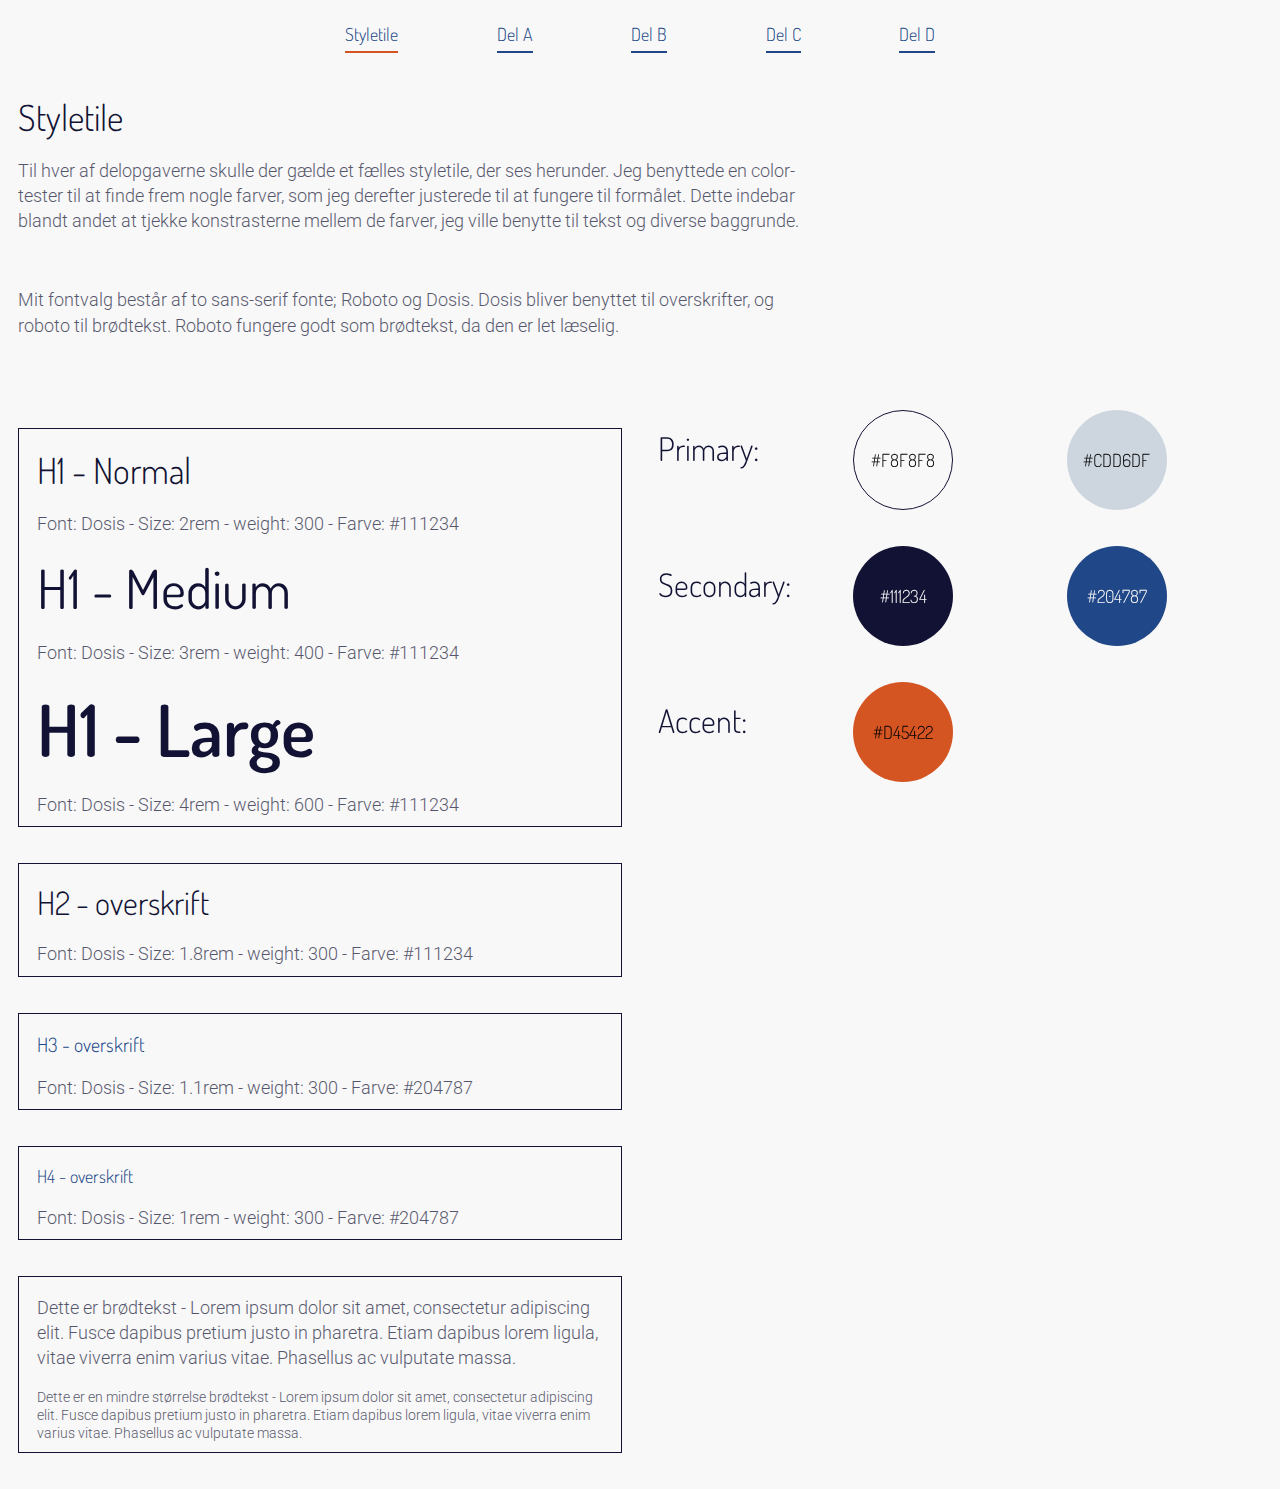
<file: index.html>
<!DOCTYPE html>
<html lang="da">
  <head>
    <meta charset="UTF-8" />
    <meta name="viewport" content="width=device-width, initial-scale=1.0" />
    <link rel="stylesheet" href="style.css" />
    <script type="module" src="burger.js"></script>
    <link rel="preconnect" href="https://fonts.googleapis.com" />
    <link rel="preconnect" href="https://fonts.gstatic.com" crossorigin />
    <link href="https://fonts.googleapis.com/css2?family=Dosis:wght@300;400;600&family=Roboto:wght@300;400&display=swap" rel="stylesheet" />
    <title>Styletile</title>
  </head>
  <body>
    <header>
      <div class="nav_menu">
        <div class="nav-buttons">
          <a href="index.html" class="nav-button nav_active">Styletile</a>
          <a href="del_a/del_a.html" class="nav-button">Del A</a>
          <a href="del_b/del_b.html" class="nav-button">Del B</a>
          <a href="del_c/del_c.html" class="nav-button">Del C</a>
          <a href="del_d/del_d.html" class="nav-button">Del D</a>
        </div>
      </div>
      <div class="burger">
        <span class="nav"></span>
        <span class="nav"></span>
        <span class="nav"></span>
      </div>
    </header>
    <main>
      <section>
        <h1>Styletile</h1>
        <p>
          Til hver af delopgaverne skulle der gælde et fælles styletile, der ses herunder. Jeg benyttede en color-tester til at finde frem nogle farver, som jeg derefter justerede til at fungere til formålet. Dette indebar blandt andet at tjekke
          konstrasterne mellem de farver, jeg ville benytte til tekst og diverse baggrunde.
        </p>
        <p>Mit fontvalg består af to sans-serif fonte; Roboto og Dosis. Dosis bliver benyttet til overskrifter, og roboto til brødtekst. Roboto fungere godt som brødtekst, da den er let læselig.</p>
      </section>
      <section class="styletile_grid">
        <div class="fonts">
          <div>
            <h1>H1 - Normal</h1>
            <p>Font: Dosis - Size: 2rem - weight: 300 - Farve: #111234</p>
            <h1>H1 - Medium</h1>
            <p>Font: Dosis - Size: 3rem - weight: 400 - Farve: #111234</p>
            <h1>H1 - Large</h1>
            <p>Font: Dosis - Size: 4rem - weight: 600 - Farve: #111234</p>
          </div>
          <div>
            <h2>H2 - overskrift</h2>
            <p>Font: Dosis - Size: 1.8rem - weight: 300 - Farve: #111234</p>
          </div>
          <div>
            <h3>H3 - overskrift</h3>
            <p>Font: Dosis - Size: 1.1rem - weight: 300 - Farve: #204787</p>
          </div>
          <div>
            <h4>H4 - overskrift</h4>
            <p>Font: Dosis - Size: 1rem - weight: 300 - Farve: #204787</p>
          </div>
          <div class="text">
            <p>Dette er brødtekst - Lorem ipsum dolor sit amet, consectetur adipiscing elit. Fusce dapibus pretium justo in pharetra. Etiam dapibus lorem ligula, vitae viverra enim varius vitae. Phasellus ac vulputate massa.</p>
            <p class="p_small">
              Dette er en mindre størrelse brødtekst - Lorem ipsum dolor sit amet, consectetur adipiscing elit. Fusce dapibus pretium justo in pharetra. Etiam dapibus lorem ligula, vitae viverra enim varius vitae. Phasellus ac vulputate massa.
            </p>
          </div>
        </div>
        <div class="colors">
          <div class="color_grid">
            <h2>Primary:</h2>
            <div class="circle" id="white">#F8F8F8</div>
            <div class="circle" id="lightblue">#CDD6DF</div>
          </div>
          <div class="color_grid">
            <h2>Secondary:</h2>
            <div class="circle" id="darknavy">#111234</div>
            <div class="circle" id="lightnavy">#204787</div>
          </div>
          <div class="color_grid">
            <h2>Accent:</h2>
            <div class="circle" id="orange">#D45422</div>
          </div>
        </div>
      </section>
    </main>
  </body>
</html>
</file>
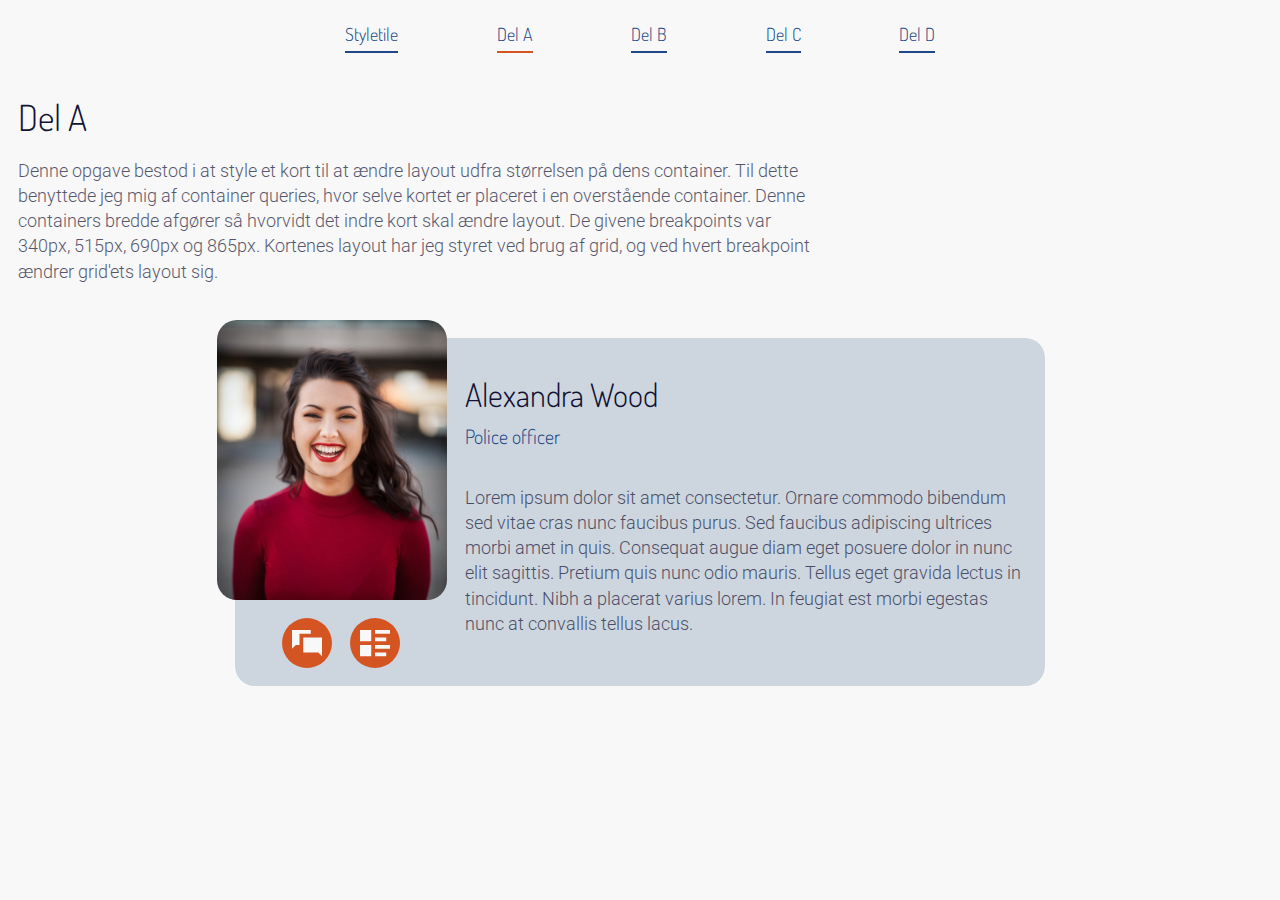
<file: del_a/del_a.html>
<!DOCTYPE html>
<html lang="da">
  <head>
    <meta charset="UTF-8" />
    <meta name="viewport" content="width=device-width, initial-scale=1.0" />
    <link rel="stylesheet" href="../style.css" />
    <link rel="stylesheet" href="a-styling.css" />
    <script type="module" src="../burger.js"></script>
    <link rel="preconnect" href="https://fonts.googleapis.com" />
    <link rel="preconnect" href="https://fonts.gstatic.com" crossorigin />
    <link href="https://fonts.googleapis.com/css2?family=Dosis:wght@300;400;600&family=Roboto:wght@300;400&display=swap" rel="stylesheet" />
    <title>Del A</title>
  </head>
  <body>
    <header>
      <div class="nav_menu">
        <div class="nav-buttons">
          <a href="../index.html" class="nav-button">Styletile</a>
          <a href="del_a.html" class="nav-button nav_active">Del A</a>
          <a href="../del_b/del_b.html" class="nav-button">Del B</a>
          <a href="../del_c/del_c.html" class="nav-button">Del C</a>
          <a href="../del_d/del_d.html" class="nav-button">Del D</a>
        </div>
      </div>
      <div class="burger">
        <span class="nav"></span>
        <span class="nav"></span>
        <span class="nav"></span>
      </div>
    </header>
    <main>
      <section>
        <h1>Del A</h1>
        <p>
          Denne opgave bestod i at style et kort til at ændre layout udfra størrelsen på dens container. Til dette benyttede jeg mig af container queries, hvor selve kortet er placeret i en overstående container. Denne containers bredde afgører så
          hvorvidt det indre kort skal ændre layout. De givene breakpoints var 340px, 515px, 690px og 865px. Kortenes layout har jeg styret ved brug af grid, og ved hvert breakpoint ændrer grid'ets layout sig.
        </p>
      </section>

      <section class="card_container">
        <section class="card">
          <div class="content">
            <div class="name">
              <h2>Alexandra Wood</h2>
              <h3>Police officer</h3>
            </div>
            <p>
              Lorem ipsum dolor sit amet consectetur. Ornare commodo bibendum sed vitae cras nunc faucibus purus. Sed faucibus adipiscing ultrices morbi amet in quis. Consequat augue diam eget posuere dolor in nunc elit sagittis. Pretium quis nunc
              odio mauris. Tellus eget gravida lectus in tincidunt. Nibh a placerat varius lorem. In feugiat est morbi egestas nunc at convallis tellus lacus.
            </p>
            <div class="socials">
              <img src="../icons/chat.svg" alt="" />
              <img src="../icons/list.svg" alt="" />
            </div>
            <div class="card_image"><img src="../img/del_ab_img.jpg" alt="happy woman" /></div>
          </div>
        </section>
      </section>
    </main>
  </body>
</html>

<!-- <div class="text">
    <h2>Alexandra Wood</h2>
    <h3>Police officer</h3>
    <p>
      Lorem ipsum dolor sit amet consectetur. Ornare commodo bibendum sed vitae cras nunc faucibus purus. Sed faucibus adipiscing ultrices morbi amet in quis. Consequat augue diam eget posuere dolor in nunc elit sagittis. Pretium quis nunc
      odio mauris. Tellus eget gravida lectus in tincidunt. Nibh a placerat varius lorem. In feugiat est morbi egestas nunc at convallis tellus lacus.
    </p>
  </div> -->
</file>
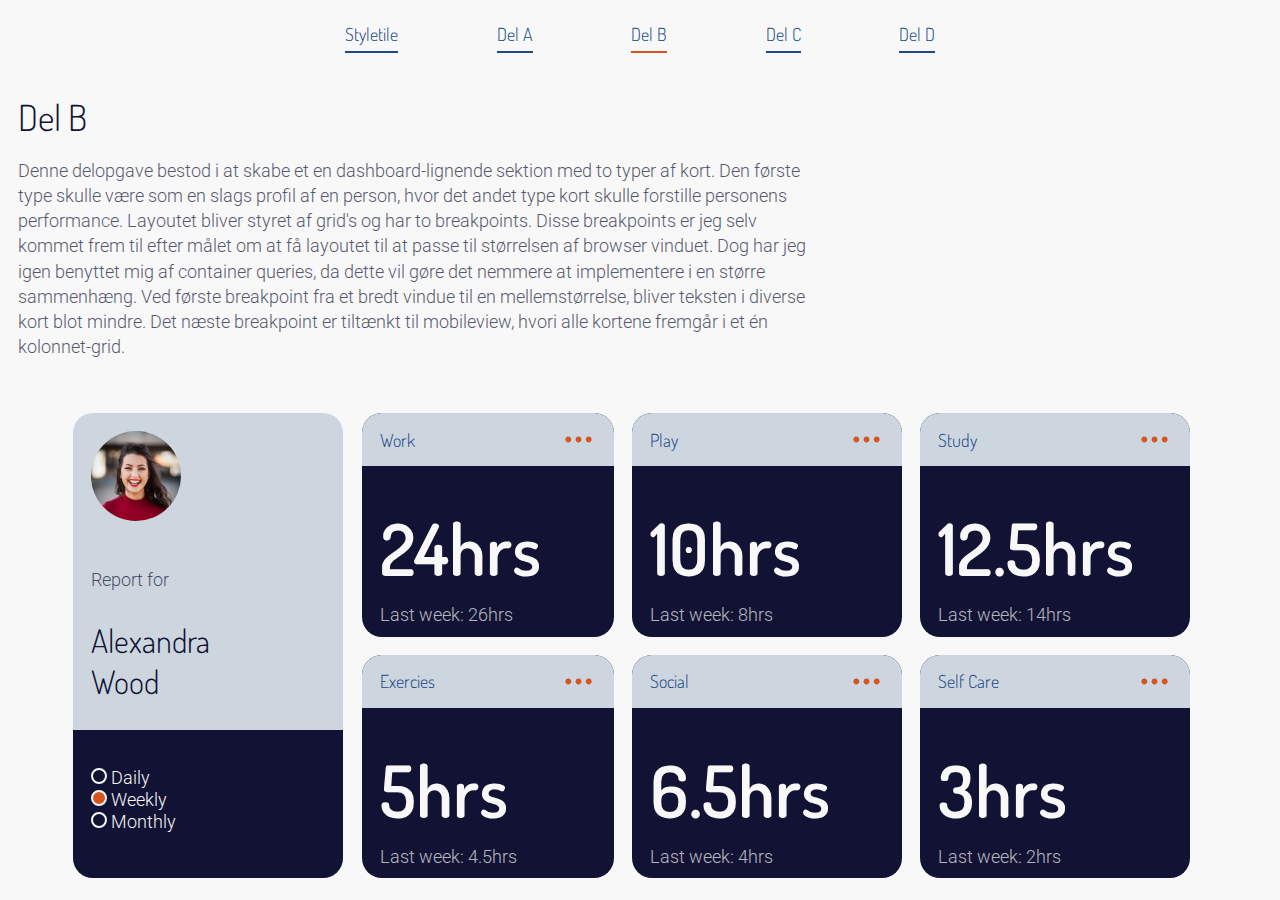
<file: del_b/del_b.html>
<!DOCTYPE html>
<html lang="da">
  <head>
    <meta charset="UTF-8" />
    <meta name="viewport" content="width=device-width, initial-scale=1.0" />
    <link rel="stylesheet" href="../style.css" />
    <link rel="stylesheet" href="b-styling.css" />
    <script type="module" src="../burger.js"></script>
    <link rel="preconnect" href="https://fonts.googleapis.com" />
    <link rel="preconnect" href="https://fonts.gstatic.com" crossorigin />
    <link href="https://fonts.googleapis.com/css2?family=Dosis:wght@300;400;600&family=Roboto:wght@300;400&display=swap" rel="stylesheet" />
    <title>Del B</title>
  </head>
  <body>
    <header>
      <div class="nav_menu">
        <div class="nav-buttons">
          <a href="../index.html" class="nav-button">Styletile</a>
          <a href="../del_a/del_a.html" class="nav-button">Del A</a>
          <a href="del_b.html" class="nav-button nav_active">Del B</a>
          <a href="../del_c/del_c.html" class="nav-button">Del C</a>
          <a href="../del_d/del_d.html" class="nav-button">Del D</a>
        </div>
      </div>
      <div class="burger">
        <span class="nav"></span>
        <span class="nav"></span>
        <span class="nav"></span>
      </div>
    </header>
    <main>
      <section>
        <h1>Del B</h1>
        <p>
          Denne delopgave bestod i at skabe et en dashboard-lignende sektion med to typer af kort. Den første type skulle være som en slags profil af en person, hvor det andet type kort skulle forstille personens performance. Layoutet bliver styret
          af grid's og har to breakpoints. Disse breakpoints er jeg selv kommet frem til efter målet om at få layoutet til at passe til størrelsen af browser vinduet. Dog har jeg igen benyttet mig af container queries, da dette vil gøre det nemmere
          at implementere i en større sammenhæng. Ved første breakpoint fra et bredt vindue til en mellemstørrelse, bliver teksten i diverse kort blot mindre. Det næste breakpoint er tiltænkt til mobileview, hvori alle kortene fremgår i et én
          kolonnet-grid.
        </p>
      </section>

      <section class="section_container">
        <section class="card_container">
          <div class="main_card">
            <div class="image_container">
              <img src="../img/del_ab_img.jpg" alt="happy giiirl" />
            </div>
            <p>Report for</p>
            <h2>Alexandra Wood</h2>
            <fieldset>
              <div>
                <input type="radio" name="time" id="daily" />
                <label for="daily">Daily</label>
              </div>
              <div>
                <input type="radio" name="time" id="weekly" checked />
                <label for="weekly">Weekly</label>
              </div>
              <div>
                <input type="radio" name="time" id="monthly" />
                <label for="monthly">Monthly</label>
              </div>
            </fieldset>
          </div>
          <div class="card">
            <div class="card_header">
              <h4>Work</h4>
              <img src="../icons/more_icon.svg" alt="more icon" />
            </div>
            <h1>24hrs</h1>
            <p>Last week: 26hrs</p>
          </div>
          <div class="card">
            <div class="card_header">
              <h4>Exercies</h4>
              <img src="../icons/more_icon.svg" alt="more icon" />
            </div>
            <h1>5hrs</h1>
            <p>Last week: 4.5hrs</p>
          </div>
          <div class="card">
            <div class="card_header">
              <h4>Play</h4>
              <img src="../icons/more_icon.svg" alt="more icon" />
            </div>
            <h1>10hrs</h1>
            <p>Last week: 8hrs</p>
          </div>
          <div class="card">
            <div class="card_header">
              <h4>Social</h4>
              <img src="../icons/more_icon.svg" alt="more icon" />
            </div>
            <h1>6.5hrs</h1>
            <p>Last week: 4hrs</p>
          </div>
          <div class="card">
            <div class="card_header">
              <h4>Study</h4>
              <img src="../icons/more_icon.svg" alt="more icon" />
            </div>
            <h1>12.5hrs</h1>
            <p>Last week: 14hrs</p>
          </div>
          <div class="card">
            <div class="card_header">
              <h4>Self Care</h4>
              <img src="../icons/more_icon.svg" alt="more icon" />
            </div>
            <h1>3hrs</h1>
            <p>Last week: 2hrs</p>
          </div>
        </section>
      </section>
    </main>
  </body>
</html>

<!-- <div class="text">
    <h2>Alexandra Wood</h2>
    <h3>Police officer</h3>
    <p>
      Lorem ipsum dolor sit amet consectetur. Ornare commodo bibendum sed vitae cras nunc faucibus purus. Sed faucibus adipiscing ultrices morbi amet in quis. Consequat augue diam eget posuere dolor in nunc elit sagittis. Pretium quis nunc
      odio mauris. Tellus eget gravida lectus in tincidunt. Nibh a placerat varius lorem. In feugiat est morbi egestas nunc at convallis tellus lacus.
    </p>
  </div> -->
</file>
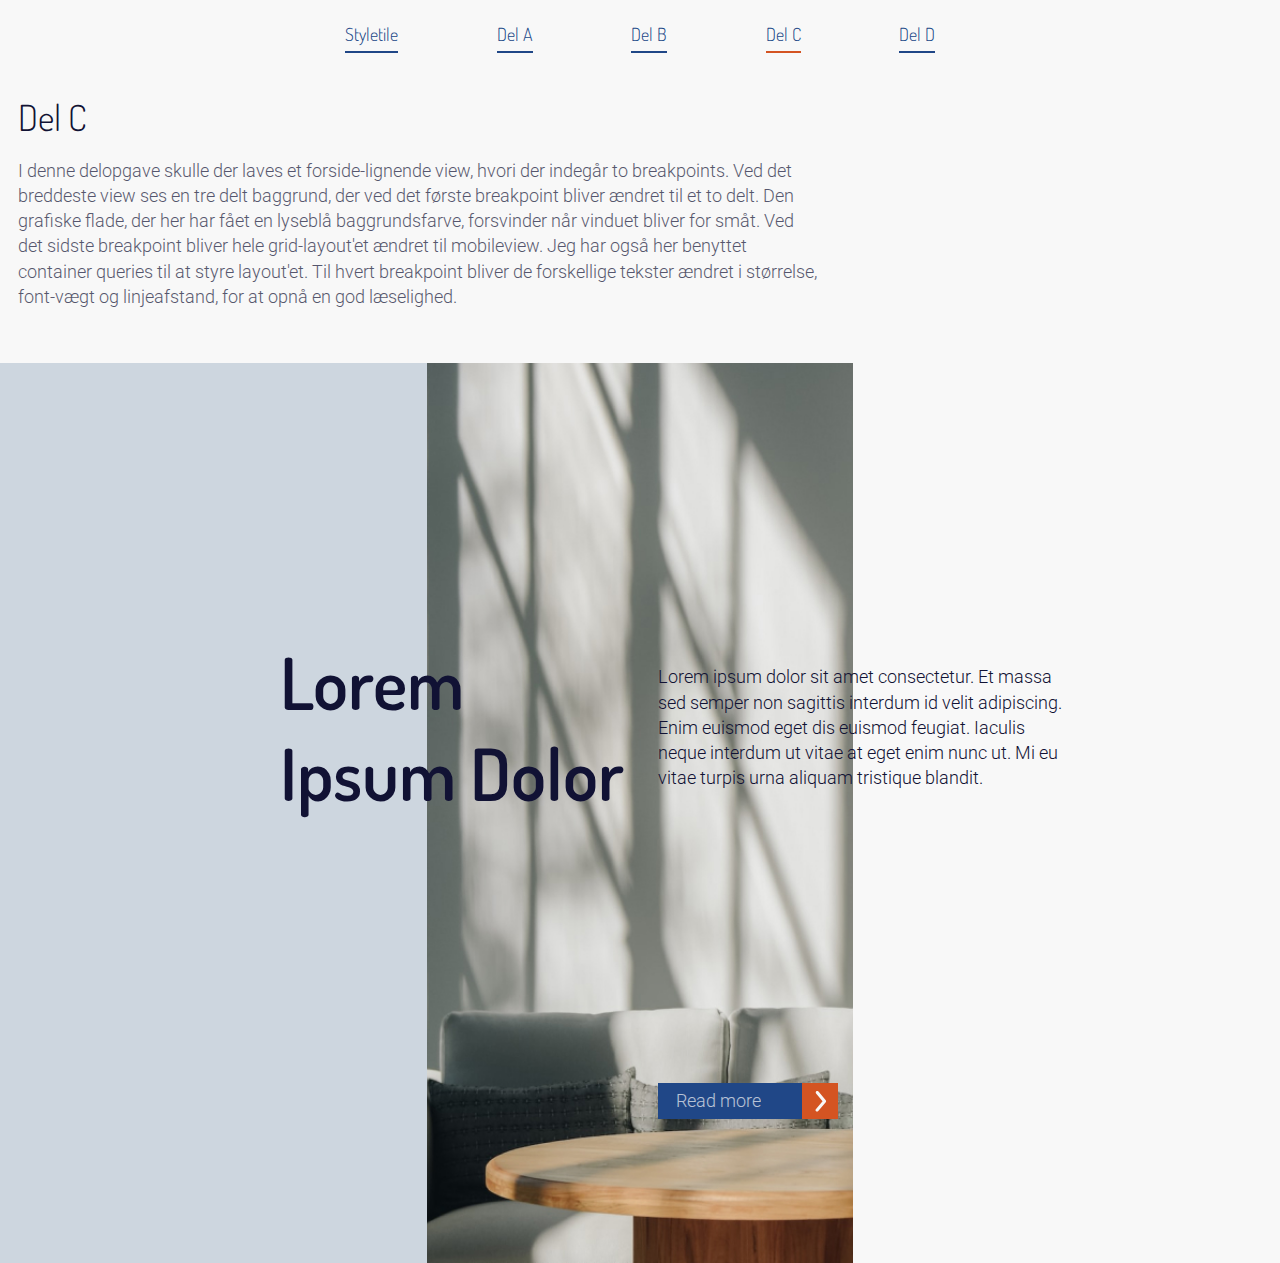
<file: del_c/del_c.html>
<!DOCTYPE html>
<html lang="da">
  <head>
    <meta charset="UTF-8" />
    <meta name="viewport" content="width=device-width, initial-scale=1.0" />
    <link rel="stylesheet" href="../style.css" />
    <link rel="stylesheet" href="c-styling.css" />
    <script type="module" src="../burger.js"></script>
    <link rel="preconnect" href="https://fonts.googleapis.com" />
    <link rel="preconnect" href="https://fonts.gstatic.com" crossorigin />
    <link href="https://fonts.googleapis.com/css2?family=Dosis:wght@300;400;600&family=Roboto:wght@300;400&display=swap" rel="stylesheet" />
    <title>Del C</title>
  </head>
  <body>
    <header>
      <div class="nav_menu">
        <div class="nav-buttons">
          <a href="../index.html" class="nav-button">Styletile</a>
          <a href="../del_a/del_a.html" class="nav-button">Del A</a>
          <a href="../del_b/del_b.html" class="nav-button">Del B</a>
          <a href="del_c.html" class="nav-button nav_active">Del C</a>
          <a href="../del_d/del_d.html" class="nav-button">Del D</a>
        </div>
      </div>
      <div class="burger">
        <span class="nav"></span>
        <span class="nav"></span>
        <span class="nav"></span>
      </div>
    </header>
    <main>
      <section>
        <h1>Del C</h1>
        <p>
          I denne delopgave skulle der laves et forside-lignende view, hvori der indegår to breakpoints. Ved det breddeste view ses en tre delt baggrund, der ved det første breakpoint bliver ændret til et to delt. Den grafiske flade, der her har fået
          en lyseblå baggrundsfarve, forsvinder når vinduet bliver for småt. Ved det sidste breakpoint bliver hele grid-layout'et ændret til mobileview. Jeg har også her benyttet container queries til at styre layout'et. Til hvert breakpoint bliver
          de forskellige tekster ændret i størrelse, font-vægt og linjeafstand, for at opnå en god læselighed.
        </p>
      </section>

      <section class="card_container">
        <div class="card">
          <div class="content">
            <h1>Lorem Ipsum Dolor</h1>
            <p>
              Lorem ipsum dolor sit amet consectetur. Et massa sed semper non sagittis interdum id velit adipiscing. Enim euismod eget dis euismod feugiat. Iaculis neque interdum ut vitae at eget enim nunc ut. Mi eu vitae turpis urna aliquam
              tristique blandit.
            </p>
            <button>
              <p>Read more</p>
              <img src="../icons/arrow.svg" alt="read more icon" />
            </button>
          </div>
          <div class="bc">
            <div class="graphic"></div>
            <div class="image"><img src="../img/del_c_img_color.jpg" alt="sun room" /></div>
          </div>
        </div>
      </section>
    </main>
  </body>
</html>
</file>
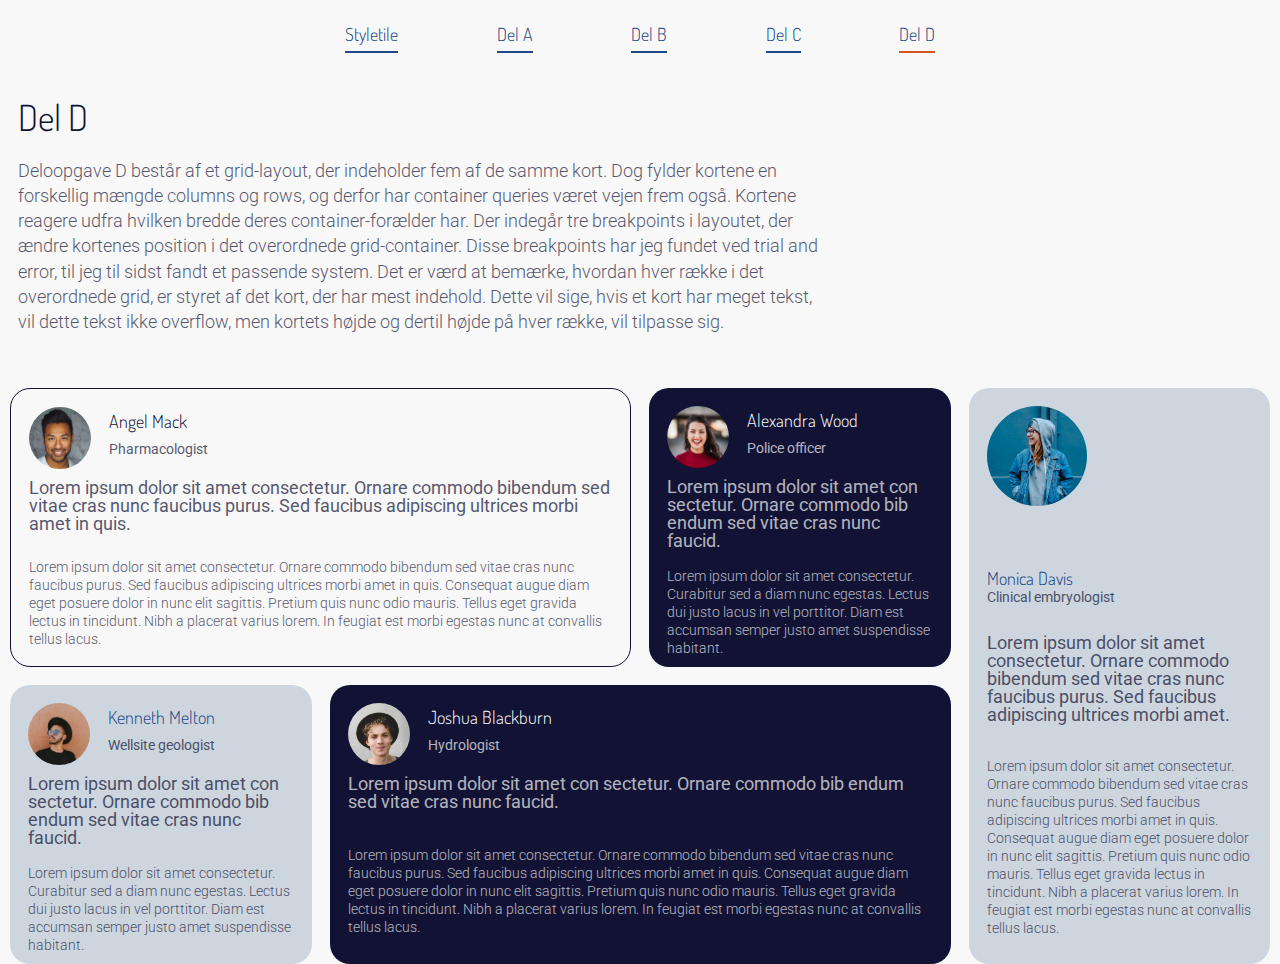
<file: del_d/del_d.html>
<!DOCTYPE html>
<html lang="da">
  <head>
    <meta charset="UTF-8" />
    <meta name="viewport" content="width=device-width, initial-scale=1.0" />
    <link rel="stylesheet" href="../style.css" />
    <link rel="stylesheet" href="d-styling.css" />
    <script type="module" src="../burger.js"></script>
    <link rel="preconnect" href="https://fonts.googleapis.com" />
    <link rel="preconnect" href="https://fonts.gstatic.com" crossorigin />
    <link href="https://fonts.googleapis.com/css2?family=Dosis:wght@300;400;600&family=Roboto:wght@300;400&display=swap" rel="stylesheet" />
    <title>Del D</title>
  </head>
  <body>
    <header>
      <div class="nav_menu">
        <div class="nav-buttons">
          <a href="../index.html" class="nav-button">Styletile</a>
          <a href="../del_a/del_a.html" class="nav-button">Del A</a>
          <a href="../del_b/del_b.html" class="nav-button">Del B</a>
          <a href="../del_c/del_c.html" class="nav-button">Del C</a>
          <a href="del_d.html" class="nav-button nav_active">Del D</a>
        </div>
      </div>
      <div class="burger">
        <span class="nav"></span>
        <span class="nav"></span>
        <span class="nav"></span>
      </div>
    </header>
    <main>
      <section>
        <h1>Del D</h1>
        <p>
          Deloopgave D består af et grid-layout, der indeholder fem af de samme kort. Dog fylder kortene en forskellig mængde columns og rows, og derfor har container queries været vejen frem også. Kortene reagere udfra hvilken bredde deres
          container-forælder har. Der indegår tre breakpoints i layoutet, der ændre kortenes position i det overordnede grid-container. Disse breakpoints har jeg fundet ved trial and error, til jeg til sidst fandt et passende system. Det er værd at
          bemærke, hvordan hver række i det overordnede grid, er styret af det kort, der har mest indehold. Dette vil sige, hvis et kort har meget tekst, vil dette tekst ikke overflow, men kortets højde og dertil højde på hver række, vil tilpasse
          sig.
        </p>
      </section>
      <section class="layout_container">
        <section class="card_container item_1">
          <section class="card color_v3">
            <div class="name">
              <h4>Angel Mack</h4>
              <p>Pharmacologist</p>
            </div>
            <p>Lorem ipsum dolor sit amet consectetur. Ornare commodo bibendum sed vitae cras nunc faucibus purus. Sed faucibus adipiscing ultrices morbi amet in quis.</p>
            <p>
              Lorem ipsum dolor sit amet consectetur. Ornare commodo bibendum sed vitae cras nunc faucibus purus. Sed faucibus adipiscing ultrices morbi amet in quis. Consequat augue diam eget posuere dolor in nunc elit sagittis. Pretium quis nunc
              odio mauris. Tellus eget gravida lectus in tincidunt. Nibh a placerat varius lorem. In feugiat est morbi egestas nunc at convallis tellus lacus.
            </p>
            <div class="card_image"><img src="../img/del_d_1.jpg" alt="happy man" /></div>
          </section>
        </section>
        <section class="card_container item_2">
          <section class="card color_v2">
            <div class="name">
              <h4>Alexandra Wood</h4>
              <p>Police officer</p>
            </div>
            <p>Lorem ipsum dolor sit amet con sectetur. Ornare commodo bib endum sed vitae cras nunc faucid.</p>
            <p>Lorem ipsum dolor sit amet consectetur. Curabitur sed a diam nunc egestas. Lectus dui justo lacus in vel porttitor. Diam est accumsan semper justo amet suspendisse habitant.</p>
            <div class="card_image"><img src="../img/del_ab_img.jpg" alt="happy woman" /></div>
          </section>
        </section>
        <section class="card_container item_3">
          <section class="card">
            <div class="name">
              <h4>Kenneth Melton</h4>
              <p>Wellsite geologist</p>
            </div>
            <p>Lorem ipsum dolor sit amet con sectetur. Ornare commodo bib endum sed vitae cras nunc faucid.</p>
            <p>Lorem ipsum dolor sit amet consectetur. Curabitur sed a diam nunc egestas. Lectus dui justo lacus in vel porttitor. Diam est accumsan semper justo amet suspendisse habitant.</p>
            <div class="card_image"><img src="../img/del_d_2.jpg" alt="happy friend" /></div>
          </section>
        </section>
        <section class="card_container item_4">
          <section class="card color_v2">
            <div class="name">
              <h4>Joshua Blackburn</h4>
              <p>Hydrologist</p>
            </div>
            <p>Lorem ipsum dolor sit amet con sectetur. Ornare commodo bib endum sed vitae cras nunc faucid.</p>
            <p>
              Lorem ipsum dolor sit amet consectetur. Ornare commodo bibendum sed vitae cras nunc faucibus purus. Sed faucibus adipiscing ultrices morbi amet in quis. Consequat augue diam eget posuere dolor in nunc elit sagittis. Pretium quis nunc
              odio mauris. Tellus eget gravida lectus in tincidunt. Nibh a placerat varius lorem. In feugiat est morbi egestas nunc at convallis tellus lacus.
            </p>
            <div class="card_image"><img src="../img/del_d_3.jpg" alt="happy guy" /></div>
          </section>
        </section>
        <section class="card_container item_5 big_card">
          <section class="card">
            <div class="name">
              <h4>Monica Davis</h4>
              <p>Clinical embryologist</p>
            </div>
            <p>Lorem ipsum dolor sit amet consectetur. Ornare commodo bibendum sed vitae cras nunc faucibus purus. Sed faucibus adipiscing ultrices morbi amet.</p>
            <p>
              Lorem ipsum dolor sit amet consectetur. Ornare commodo bibendum sed vitae cras nunc faucibus purus. Sed faucibus adipiscing ultrices morbi amet in quis. Consequat augue diam eget posuere dolor in nunc elit sagittis. Pretium quis nunc
              odio mauris. Tellus eget gravida lectus in tincidunt. Nibh a placerat varius lorem. In feugiat est morbi egestas nunc at convallis tellus lacus.
            </p>
            <div class="card_image"><img src="../img/del_d_4.jpg" alt="happy woman" /></div>
          </section>
        </section>
      </section>
    </main>
  </body>
</html>
</file>
<file: style.css>
* {
  margin: 0;
  padding: 0;
  border: 0;
  outline: 0;
  vertical-align: baseline;
  box-sizing: border-box;
  text-decoration: none;
  font-family: "Dosis", sans-serif;
  font-weight: 300;
  font-size: 18px;
  --little-p: 0.8rem;
  --little-p-height: 1rem;
  --normal-p: 1rem;
  --normal-h1: 2rem;
  --normal-h1-weight: 300;
  --medium-h1: 3rem;
  --medium-h1-weight: 400;
  --large-h1: 4rem;
  --large-h1-weight: 600;
}
:root {
  --color-primary1: #f8f8f8;
  --color-primary2: #cdd6df;
  --color-secondary1: #111234;
  --color-secondary2: #204787;
  --color-accent1: #d45422;
}
html {
  background-color: var(--color-primary1);
  & h1 {
    color: var(--color-secondary1);
    font-size: var(--normal-h1);
    margin: 1rem 0 0.5rem 1rem;
  }
  & h2 {
    color: var(--color-secondary1);
    font-size: 1.8rem;
    margin: 1rem 0 0.5rem 1rem;
  }

  & h3 {
    color: var(--color-secondary2);
    font-size: 1.1rem;
    margin: 1rem 0 0.5rem 1rem;
  }
  & h4 {
    color: var(--color-secondary2);
    font-size: 1rem;
    margin: 1rem 0 0.5rem 1rem;
  }
  & p {
    font-family: "Roboto", sans-serif;
    font-weight: 300;
    color: var(--color-secondary1);
    font-size: var(--normal-p);
    opacity: 70%;
    line-height: 1.4rem;
    margin: 1rem 1rem 0.5rem 1rem;
  }
}

/* main */

main > section:first-child > p {
  margin-bottom: 3rem;
  max-width: 80ch;
}

/* Navigation */
.burger {
  display: none;
  cursor: pointer;
}
.nav {
  display: block;
  width: 25px;
  height: 2px;
  margin: 6px;
  transition: all 0.3s ease-in-out;
  background-color: var(--color-accent1);
}
.nav_menu {
  display: flex;
  flex-direction: column;
  align-items: center;
  background-color: transparent;
  padding: 1.25rem;
}

.nav-button {
  display: inline-block;
  margin: 0 2.625rem;
  padding-bottom: 0.375rem;
  border-bottom: 2px solid transparent;
  transition: all 0.3s ease;
  color: var(--color-secondary2);
  border-bottom: 2px solid var(--color-secondary2);
}

.nav-button:hover {
  transform: scale(1.05);
  color: var(--color-secondary1);
}
.nav_active {
  border-bottom: 2px solid var(--color-accent1);
}

@media (max-width: 770px) {
  header {
    display: grid;
    height: 5rem;
  }
  .burger {
    display: block;
    margin: 1rem;
    position: fixed;
    justify-self: end;
    z-index: 2;
  }

  .burger.active .nav:nth-child(2) {
    opacity: 0;
  }

  .burger.active .nav:nth-child(1) {
    transform: translateY(8px) rotate(45deg);
  }
  .burger.active .nav:nth-child(3) {
    transform: translateY(-8px) rotate(-45deg);
  }
  .nav_menu {
    padding: 0;
  }
  .nav-buttons {
    display: flex;
    flex-direction: column;
    align-items: center;
    gap: 3rem;
    position: fixed;
    right: -100%;
    width: 100%;
    height: 100vh;
    transition: 0.3s;
    padding-top: 5em;
    background-color: var(--color-primary2);
  }
  .nav-buttons.active {
    right: 0;
  }
  .nav-button {
    display: inline-block;
    margin: 0 0.625rem;
    padding: 1rem;
    width: fit-content;
    height: fit-content;
    border-bottom: 2px solid var(--color-secondary2);
  }
  .nav_active {
    border-bottom: 2px solid var(--color-accent1);
  }
  .hide {
    display: none;
  }
}

/* Styletile */
@media (min-width: 1000px) {
  .styletile_grid {
    display: grid;
    grid-template-columns: 1fr 1fr;
  }
}

.fonts {
  grid-column: 1;

  & h1:nth-of-type(2) {
    font-size: var(--medium-h1);
    font-weight: var(--medium-h1-weight);
  }
  & h1:nth-of-type(3) {
    font-size: var(--large-h1);
    font-weight: var(--large-h1-weight);
  }
  & > div {
    border: 0.1rem solid var(--color-secondary1);
    margin: 2rem 1rem;
  }
}

.p_small {
  margin-top: 1rem;
  font-size: var(--little-p);
  line-height: var(--little-p-height);
}
.colors {
  grid-column: 2;
  position: sticky;
  top: 0;
}
.color_grid {
  display: grid;
  grid-template-columns: repeat(3, 1fr);
  padding: 1rem 0;
}
.circle {
  display: grid;
  justify-content: center;
  align-items: center;
  height: 100px;
  width: 100px;
  border-radius: 100%;
}
#white {
  background-color: var(--color-primary1);
  border: 1px solid var(--color-secondary1);
}
#lightblue {
  background-color: var(--color-primary2);
}
#darknavy {
  background-color: var(--color-secondary1);
  color: var(--color-primary1);
}
#lightnavy {
  background-color: var(--color-secondary2);
  color: var(--color-primary1);
}
#orange {
  background-color: var(--color-accent1);
}
</file>
<file: del_a/a-styling.css>
.card_container {
  container: card / inline-size;
}

.card {
  display: grid;
  justify-content: center;
}

.content {
  display: grid;
  grid-template-columns: auto auto;
  grid-template-rows: auto auto auto;
  gap: 1rem;
  max-width: 45rem;
  background-color: var(--color-primary2);
  border-radius: 20px;

  & p {
    grid-column: 2/3;
    grid-row: 2/4;
    margin-left: 0;
  }
}
.name {
  grid-column: 2/3;
  grid-row: 1/2;
  margin: 1rem 1rem 0 0;
  align-self: center;
  display: flex;
  flex-direction: column;

  & h2 {
    margin: 1rem 0 0.5rem 0;
  }
  & h3 {
    margin: 0;
  }
}
.socials {
  grid-column: 1/2;
  grid-row: 3/4;
  place-self: end center;
  margin-bottom: 1rem;
  display: flex;
  gap: 1rem;
  cursor: pointer;

  & img {
    width: 50px;
  }
  & img:hover {
    scale: 1.1;
  }
}

.card_image {
  grid-column: 1/2;
  grid-row: 1/3;
  border-radius: 20px;
  height: 280px;
  width: 230px;
  overflow: hidden;
  margin: -1em 0 0 -1em;

  & img {
    width: 100%;
  }
}

@container card (width < 865px) {
  .card_image {
    margin: 1em 0 0 1em;
    width: 200px;
  }
}
@container card (width < 690px) {
  h2 {
    font-size: 1.3rem;
    margin-bottom: 0.5rem;
  }

  h3 {
    font-size: 0.8rem;
  }

  .content {
    grid-template-columns: 140px auto;
    max-width: 25rem;

    & p {
      grid-column: 1/3;
      grid-row: 2/3;
      margin-left: 1em;
      font-size: var(--little-p);
      line-height: var(--little-p-height);
    }
  }

  .card_image {
    grid-row: 1/2;
    margin: 1em 0 0 1em;
    width: 120px;
    height: 120px;
  }

  .socials {
    grid-column: 1/3;
    grid-row: 3/4;
  }
}
@container card (width < 515px) {
  .content {
    grid-template-columns: 1fr;
    grid-template-rows: auto auto auto auto;
    max-width: 25rem;

    & p {
      grid-column: 1/2;
      grid-row: 3/4;
      margin-left: 1em;
      margin-top: 0;
      font-size: var(--little-p);
      line-height: var(--little-p-height);
    }
  }
  .name {
    grid-column: 1/2;
    grid-row: 2/3;
    margin-left: 1em;
  }
  .card_image {
    grid-row: 1/2;
    margin: 0;
    width: 100%;
    min-height: 300px;
    border-radius: 20px 20px 0 0;
  }

  .socials {
    grid-column: 1/2;
    grid-row: 4/5;
  }
}
</file>
<file: del_b/b-styling.css>
.section_container {
  container: card / inline-size;
  display: grid;
  justify-items: center;
}
.card_container {
  display: grid;
  grid-template-rows: repeat(2, 1fr);
  grid-auto-flow: column;
  gap: 1rem;
  max-width: 63rem;
  width: 100%;
}

.main_card {
  grid-row: 1/-1;
  display: grid;
  grid-template-rows: repeat(4, auto);
  max-width: 15rem;
  background-color: var(--color-primary2);
  border-radius: 20px;

  & h2 {
    margin-left: 1rem;
    margin-bottom: 1rem;
    max-width: 10rem;
  }
  & p {
    margin: 1rem 0 0 1rem;
  }
}

.image_container {
  width: 5rem;
  height: 5rem;
  overflow: hidden;
  border-radius: 5rem;
  margin: 1rem;

  & img {
    max-width: 100%;
  }
}

fieldset {
  background-color: var(--color-secondary1);
  color: var(--color-primary1);
  padding: 2rem 1rem;
  border-radius: 0 0 20px 20px;

  & label {
    font-size: 1rem;
    font-family: "Roboto", sans-serif;
  }
  & input {
    appearance: none;
    -webkit-appearance: none;
    -moz-appearance: none;
    width: 16px;
    height: 16px;
    border: 2px solid var(--color-primary1);
    border-radius: 50%;
    outline: none;
    cursor: pointer;
  }
  & input:checked {
    background-color: var(--color-accent1);
    border: 2px solid var(--color-primary1);
  }
}

.card {
  display: grid;
  grid-template-columns: 1fr 1fr;
  grid-template-rows: auto auto auto;
  background-color: var(--color-secondary1);
  max-width: 15rem;
  border-radius: 20px;

  & h1 {
    grid-column: 1/3;
    grid-row: 2/3;
    font-size: var(--large-h1);
    font-weight: var(--large-h1-weight);
    color: var(--color-primary1);
    margin-left: 1rem;
  }
  & p {
    grid-column: 1/3;
    grid-row: 3/4;
    color: var(--color-primary1);
    margin-top: 0;
  }
}
.card_header {
  grid-column: 1/3;
  grid-row: 1/2;
  width: 100%;
  display: flex;
  background-color: var(--color-primary2);
  border-radius: 20px 20px 0 0;
  padding: 0.5rem 1rem;
  margin-bottom: 1rem;

  & h4 {
    margin: 0;
    justify-self: flex-start;
    align-self: center;
  }
  & img {
    margin-left: auto;
    align-self: center;
    cursor: pointer;
  }
  & img:hover {
    scale: 1.05;
  }
}

@container card (width < 850px) {
  .main_card {
    /* & h2 {
      font-size: 1.8rem;
    } */
    & p {
      font-size: var(--little-p);
      line-height: var(--little-p-height);
    }
  }
  .card {
    & h1 {
      font-size: var(--medium-h1);
      font-weight: var(--medium-h1-weight);
    }
    & p {
      font-size: var(--little-p);
      line-height: var(--little-p-height);
    }
  }
}
@container card (width < 695px) {
  .card_container {
    display: flex;
    flex-direction: column;
    min-width: 50rem;
  }
  .main_card {
    display: grid;
    grid-template-rows: repeat(3, auto);
    max-width: 18rem;

    & h1 {
      grid-column: 2/3;
      grid-row: 2/3;
      font-size: 1.4rem;
      margin: 0;
    }
    & p {
      grid-column: 2/3;
      grid-row: 1/2;
      margin-left: 0;
      align-self: end;
    }
  }
  .image_container {
    grid-column: 1/2;
    grid-row: 1/3;
  }

  fieldset {
    display: flex;
    justify-content: space-between;
    grid-column: 1/3;
    grid-row: -1;

    & label {
      font-size: 0.8rem;
    }
  }
  .card {
    grid-template-columns: auto 1fr;
    grid-template-rows: auto auto;
    max-width: 18rem;

    & h1 {
      grid-column: 1/2;
      grid-row: 2/3;
      margin: 0 1rem 1rem 1rem;
    }
    & p {
      grid-column: 2/3;
      grid-row: 2/3;
      margin: 1rem;
      text-align: end;
    }
  }
}
</file>
<file: del_c/c-styling.css>
.card_container {
  container: card / inline-size;
}
.card {
  display: grid;
  grid-template-columns: 1fr;
  grid-template-rows: 1fr;
  height: 100vh;
}
.content {
  grid-column: 1;
  grid-row: 1;
  height: inherit;
  z-index: 2;
  display: grid;
  grid-template-columns: 1fr 1fr;
  grid-template-rows: 4fr 1fr;

  & h1 {
    grid-column: 1/2;
    grid-row: 1/2;
    font-weight: var(--large-h1-weight);
    font-size: var(--large-h1);
    max-width: 20rem;
    justify-self: end;
    align-self: center;
  }
  & > p {
    grid-column: 2/3;
    grid-row: 1/2;
    max-width: 23rem;
    align-self: center;
    opacity: 100%;
  }
}

.content > button {
  grid-column: 2/3;
  grid-row: 2/3;
  display: flex;
  justify-content: space-between;
  width: 10rem;
  height: 2rem;
  margin-left: 1rem;
  background-color: var(--color-secondary2);

  & > p {
    color: var(--color-primary1);
    margin: 0.5rem 0.5rem 0.5rem 1rem;
    align-self: center;
  }
  & > img {
    height: 100%;
  }
}
.content > button:hover {
  cursor: pointer;
  scale: 1.05;
}

.bc {
  grid-column: 1;
  grid-row: 1;
  height: inherit;
  display: grid;
  grid-template-columns: repeat(3, 1fr);

  & .graphic {
    background-color: var(--color-primary2);
  }
}
.image {
  width: 100%;
  height: 100%;
  overflow: hidden;

  & img {
    min-height: 100%;
    min-width: 100%;
    float: right;
  }
}

@container card (width < 850px) {
  .content {
    grid-template-columns: 1fr auto;
    grid-template-rows: 1fr 1fr 1fr;

    & h1 {
      grid-column: 2;
      grid-row: 1/2;
      font-size: var(--medium-h1);
      font-weight: var(--medium-h1-weight);
      max-width: 15rem;
      justify-self: start;
      align-self: end;
    }
    & > p {
      grid-column: 2;
      grid-row: 2/3;
      max-width: 23rem;
      align-self: start;
    }
    & > button {
      grid-column: 2;
      grid-row: 3/4;
    }
  }
  .bc {
    grid-template-columns: repeat(2, 1fr);

    & .graphic {
      display: none;
    }
  }
}
@container card (width < 550px) {
  .card {
    grid-template-columns: 1fr;
    grid-template-rows: auto 1fr;
    height: auto;
  }
  .content {
    z-index: 1;
    grid-row: 2/3;

    & h1 {
      font-size: var(--normal-h1);
      font-weight: var(--normal-h1-weight);
    }
    & > p {
      font-size: var(--little-p);
      line-height: var(--little-p-height);
    }
  }
  .bc {
    grid-row: 1/2;
    grid-template-columns: 1fr;
  }
  .image {
    width: 100%;
    height: 20rem;
    overflow: hidden;
    position: relative;

    & img {
      position: absolute;
      bottom: 0;
      right: 0;
    }
  }
}
</file>
<file: del_d/d-styling.css>
main {
  display: grid;
  grid-template-columns: auto;
}
.layout_container {
  justify-self: center;
  width: 100%;
  display: grid;
  gap: 1rem;
  grid-template-columns: 1fr;
  grid-auto-rows: auto;
}
@media (width>550px) {
  .layout_container {
    display: grid;
    grid-template-columns: repeat(2, 1fr);
    grid-auto-rows: auto;

    & .item_1 {
      grid-column: 1/2;
    }
    & .item_2 {
      grid-column: 2/3;
    }
    & .item_3 {
      grid-column: 1/3;
    }
    & .item_4 {
      grid-column: 1/2;
    }
    & .item_5 {
      grid-column: 2/3;
    }
  }
}
@media (width>800px) {
  .layout_container {
    display: grid;
    grid-template-columns: repeat(3, 1fr);

    & .item_1 {
      grid-column: 1/3;
    }
    & .item_2 {
      grid-column: 3/4;
    }
    & .item_3 {
      grid-column: 1/2;
    }
    & .item_4 {
      grid-column: 2/4;
    }
    & .item_5 {
      grid-column: 1/3;
    }
  }
}
@media (width>1050px) {
  .layout_container {
    display: grid;
    grid-template-columns: repeat(4, 1fr);
    max-width: 70rem;

    & .item_1 {
      grid-column: 1/3;
    }
    & .item_2 {
      grid-column: 3/4;
    }
    & .item_3 {
      grid-column: 1/2;
    }
    & .item_4 {
      grid-column: 2/4;
    }
    & .item_5 {
      grid-column: 4/5;
      grid-row: 1/3;
    }
    & .item_5 .card {
      grid-template-columns: 1fr;
      grid-template-rows: auto auto auto auto;
    }
    & .item_5 .card p:first-of-type {
      grid-column: 1/2;
      grid-row: 3/4;
      font-size: var(--normal-p);
      font-weight: 400;
    }
    & .item_5 .card p:last-of-type {
      grid-column: 1/3;
      grid-row: 4/5;
      font-size: var(--little-p);
      line-height: var(--little-p-height);
      margin-top: 0.5rem;
    }
    & .item_5 .card .name {
      grid-column: 1/2;
      grid-row: 2/3;
      align-self: center;
      display: flex;
      flex-direction: column;
    }
    & .item_5 .card .name h4 {
      margin: 0;
      margin-top: 1rem;
      margin-left: 1rem;
    }
    & .item_5 .card .name > p {
      margin: 0;
      font-size: var(--little-p);
      line-height: var(--little-p-height);
      margin-left: 1rem;
    }
    & .item_5 .card .card_image {
      grid-column: 1/2;
      grid-row: 1/2;
      border-radius: 100%;
      height: 100px;
      width: 100px;
    }
  }
}

.card_container {
  container: card / inline-size;
  max-height: 100%;
}

.card {
  display: grid;
  grid-template-columns: auto 1fr;
  grid-template-rows: 4rem auto auto;
  height: 100%;
  background-color: var(--color-primary2);
  border-radius: 20px;

  & p:first-of-type {
    grid-column: 1/3;
    grid-row: 2/3;
    font-size: var(--little-p);
    line-height: var(--little-p-height);
    font-weight: 400;
  }
  & p:last-of-type {
    grid-column: 1/3;
    grid-row: 3/4;
    font-size: var(--little-p);
    line-height: var(--little-p-height);
    margin-top: 0.5rem;
  }
}
.name {
  grid-column: 2/3;
  grid-row: 1/2;
  align-self: center;
  display: flex;
  flex-direction: column;

  & h4 {
    margin: 0;
    margin-top: 1rem;
  }
  & p {
    margin: 0;
    font-size: var(--little-p);
    line-height: var(--little-p-height);
  }
}

.card_image {
  grid-column: 1/2;
  grid-row: 1/3;
  border-radius: 100%;
  height: 52px;
  width: 52px;
  overflow: hidden;
  margin: 1rem;

  & img {
    width: 100%;
  }
}

.color_v2 {
  background-color: var(--color-secondary1);
  & h4 {
    color: var(--color-primary1);
  }
  & p:first-of-type {
    color: var(--color-primary1);
  }
  & p:last-of-type {
    color: var(--color-primary1);
  }
}
.color_v3 {
  background-color: var(--color-primary1);
  border: 1px solid var(--color-secondary1);
  & h4 {
    color: var(--color-secondary1);
  }
}

@container card (width > 16rem) {
  .card {
    & > p:first-of-type {
      font-size: var(--normal-p);
      font-weight: 400;
    }
  }
  .card_image {
    height: 62px;
    width: 62px;
  }
}
</file>
